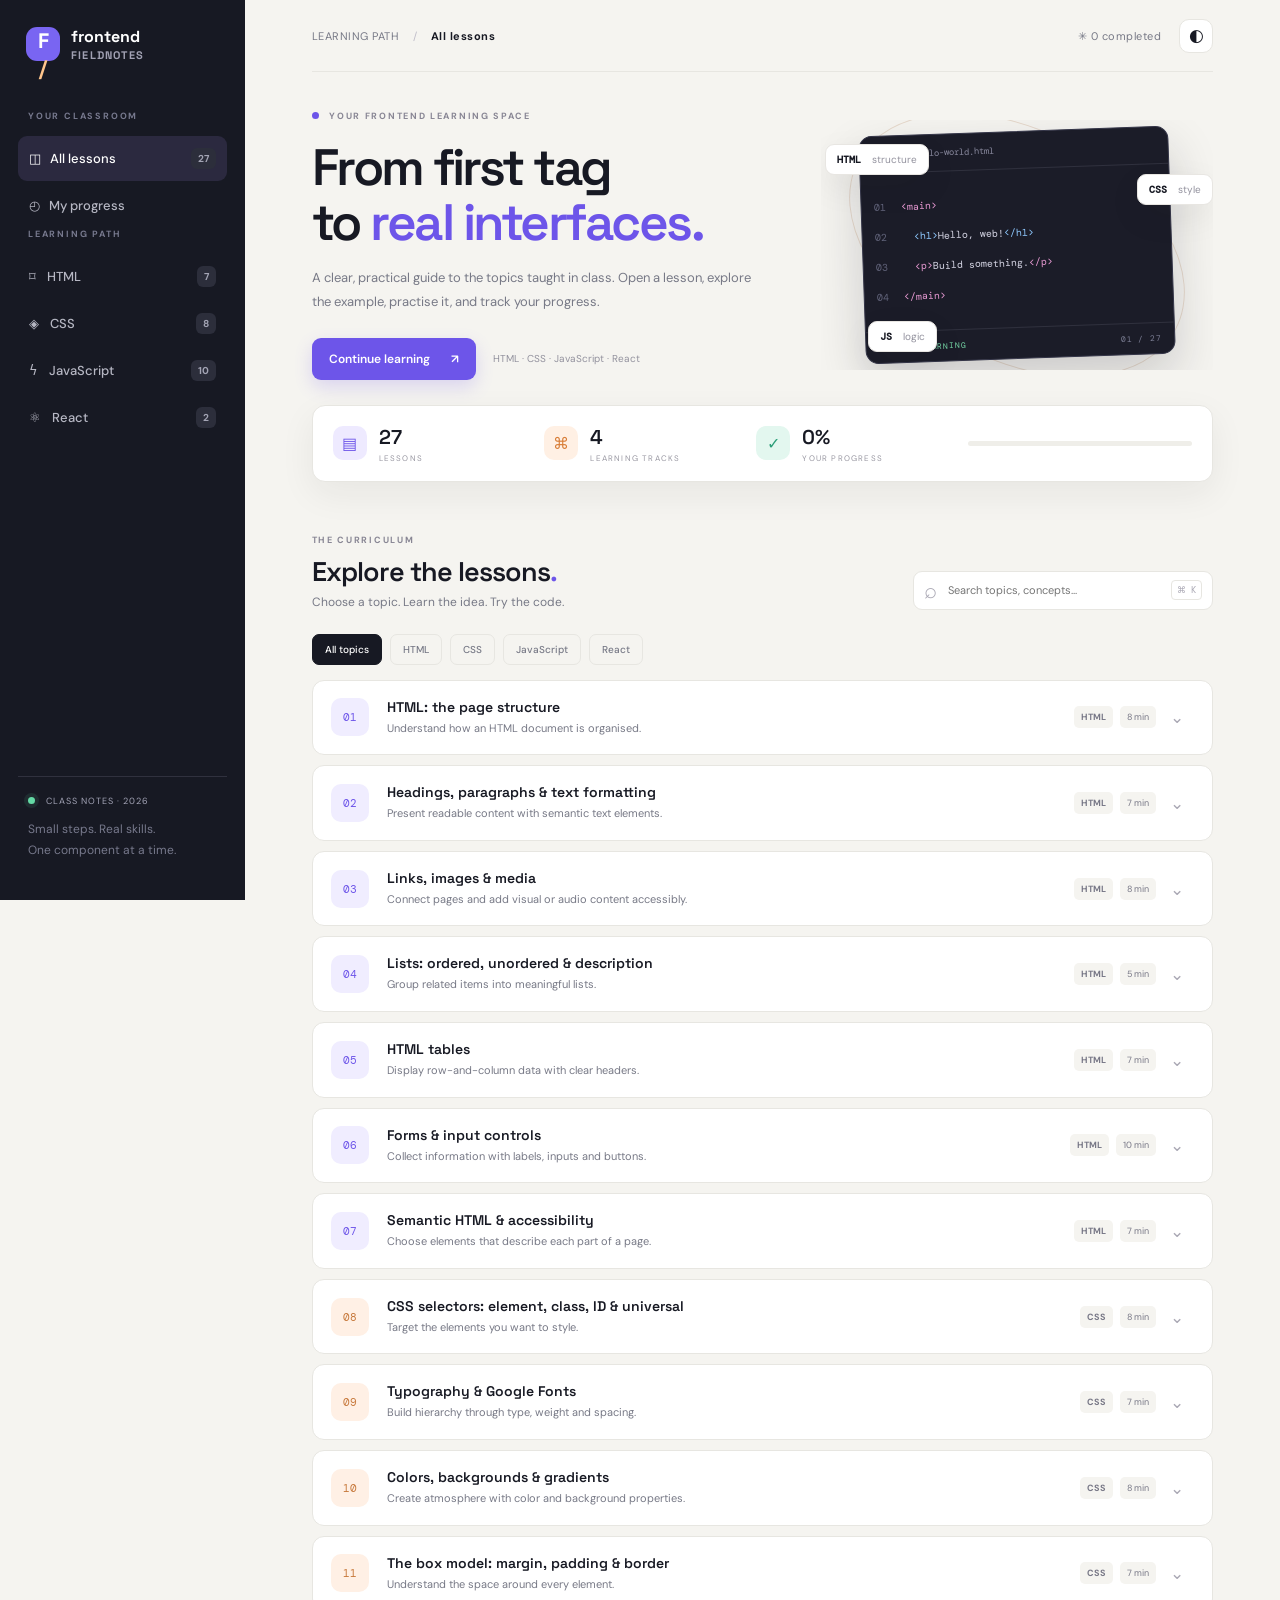
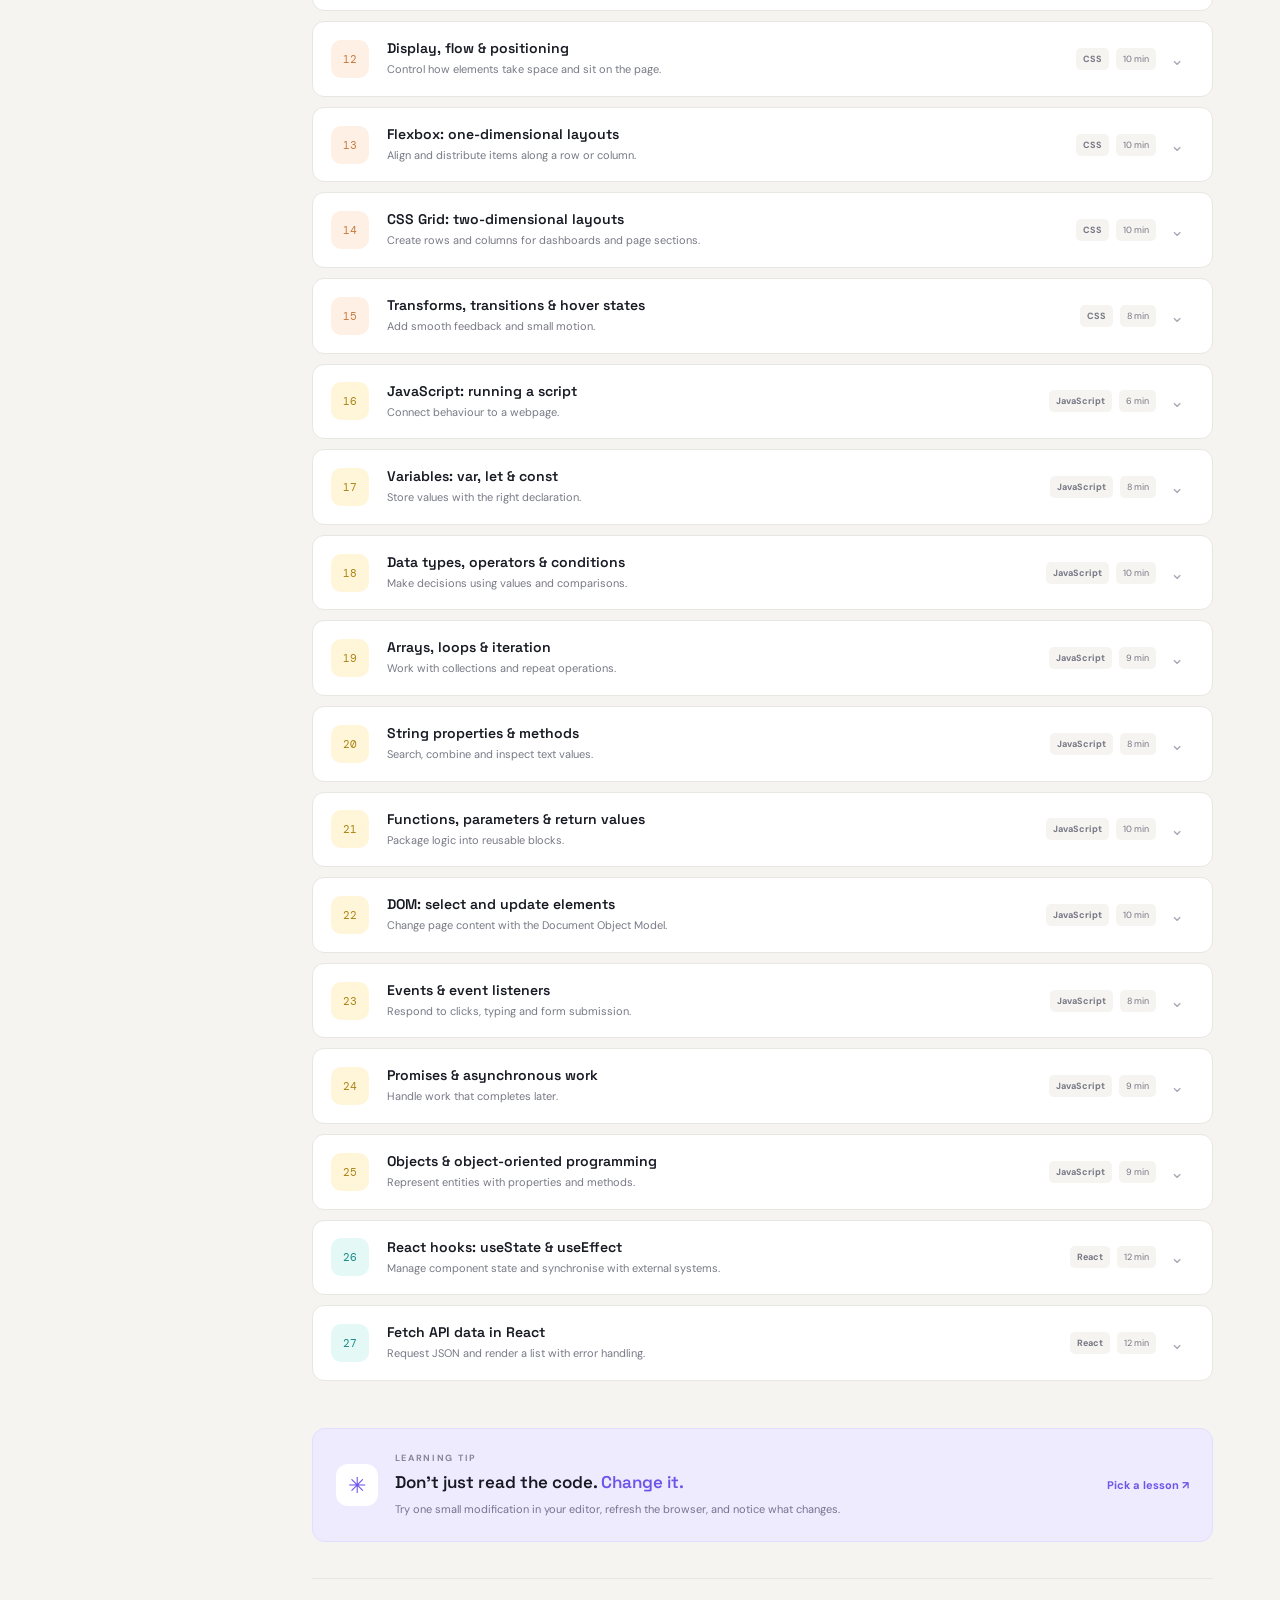
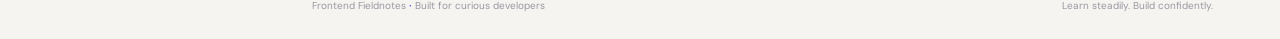
<file: New-All/index.html>
<!doctype html><html lang="en"><head><meta charset="UTF-8"><meta name="viewport" content="width=device-width,initial-scale=1"><meta name="theme-color" content="#171923"><meta name="description" content="A practical frontend development learning hub built from class notes."><title>Frontend Fieldnotes — Learn by Building</title><link rel="preconnect" href="https://fonts.googleapis.com"><link href="https://fonts.googleapis.com/css2?family=DM+Mono:wght@400;500&family=DM+Sans:wght@400;500;600;700&family=Space+Grotesk:wght@400;500;600;700&display=swap" rel="stylesheet"><link rel="stylesheet" href="style.css"></head><body><div class="app-shell"><aside class="sidebar"><a class="brand" href="#"><span class="brand-mark">F<span>/</span></span><span>frontend<span class="brand-muted">fieldnotes</span></span></a><div class="side-label">YOUR CLASSROOM</div><button class="nav-item active" data-view="all">◫ &nbsp; All lessons <b id="lessonCount">27</b></button><button class="nav-item" data-view="progress">◴ &nbsp; My progress</button><div class="side-label">LEARNING PATH</div><nav id="categoryNav"></nav><div class="sidebar-bottom"><span class="pulse"></span> CLASS NOTES · 2026<p>Small steps. Real skills.<br>One component at a time.</p></div></aside><main class="main"><header class="topbar"><div class="crumb">LEARNING PATH <span>/</span> <strong id="crumbLabel">All lessons</strong></div><div class="top-actions"><span class="streak">✳ <span id="completedCount">0</span> completed</span><button id="themeToggle" class="icon-btn" aria-label="Toggle theme">◐</button></div></header><section class="hero"><div class="hero-copy"><div class="eyebrow"><span class="eyebrow-dot"></span> YOUR FRONTEND LEARNING SPACE</div><h1>From first tag<br>to <em>real interfaces.</em></h1><p>A clear, practical guide to the topics taught in class. Open a lesson, explore the example, practise it, and track your progress.</p><div class="hero-actions"><button class="primary-btn" id="continueBtn">Continue learning <span>↗</span></button><span class="hero-note">HTML · CSS · JavaScript · React</span></div></div><div class="hero-art"><div class="orbit orbit-one"></div><div class="orbit orbit-two"></div><div class="code-card"><div class="code-dots"><i></i><i></i><i></i><span>hello-world.html</span></div><div class="code-lines"><p><span class="ln">01</span> <span class="pink">&lt;main&gt;</span></p><p><span class="ln">02</span> &nbsp;&nbsp;<span class="blue">&lt;h1&gt;</span>Hello, web!<span class="blue">&lt;/h1&gt;</span></p><p><span class="ln">03</span> &nbsp;&nbsp;<span class="pink">&lt;p&gt;</span>Build something.<span class="pink">&lt;/p&gt;</span></p><p><span class="ln">04</span> <span class="pink">&lt;/main&gt;</span></p></div><div class="code-foot"><span>● LIVE LEARNING</span><span>01 / 27</span></div></div><div class="floating-chip chip-html">HTML <span>structure</span></div><div class="floating-chip chip-css">CSS <span>style</span></div><div class="floating-chip chip-js">JS <span>logic</span></div></div></section><section class="stats"><div class="stat"><span class="stat-icon purple">▤</span><div><strong id="statLessons">27</strong><span>LESSONS</span></div></div><div class="stat"><span class="stat-icon orange">⌘</span><div><strong>4</strong><span>LEARNING TRACKS</span></div></div><div class="stat"><span class="stat-icon green">✓</span><div><strong id="statProgress">0%</strong><span>YOUR PROGRESS</span></div></div><div class="progress-track"><div id="progressBar"></div></div></section><section class="lesson-section" id="lessonsSection"><div class="section-heading"><div><div class="eyebrow">THE CURRICULUM</div><h2 id="sectionTitle">Explore the lessons<span class="period">.</span></h2><p id="sectionSub">Choose a topic. Learn the idea. Try the code.</p></div><div class="search-wrap"><span>⌕</span><input id="searchInput" type="search" placeholder="Search topics, concepts..." aria-label="Search lessons"><kbd>⌘ K</kbd></div></div><div class="filter-row" id="filterRow"><button class="filter active" data-filter="All">All topics</button><button class="filter" data-filter="HTML">HTML</button><button class="filter" data-filter="CSS">CSS</button><button class="filter" data-filter="JavaScript">JavaScript</button><button class="filter" data-filter="React">React</button></div><div id="lessonList" class="lesson-list"></div><div id="emptyState" class="empty-state" hidden>No lessons found. Try another search.</div></section><section class="practice-banner"><div class="practice-symbol">✳</div><div><div class="eyebrow">LEARNING TIP</div><h3>Don't just read the code. <em>Change it.</em></h3><p>Try one small modification in your editor, refresh the browser, and notice what changes.</p></div><a href="#lessonsSection" class="text-link">Pick a lesson ↗</a></section><footer><span>Frontend Fieldnotes <b>·</b> Built for curious developers</span><span>Learn steadily. Build confidently.</span></footer></main></div><script src="index.js"></script></body></html>
</file>
<file: New-All/style.css>
:root{--bg:#f5f4f0;--paper:#fff;--ink:#171923;--muted:#777986;--line:#e7e6e1;--purple:#6d55e9;--purple-light:#eeeaff;--orange:#f19a57;--green:#2a9d77;--sidebar:#171923;--side-text:#b6b7c3;--shadow:0 12px 35px #191b2510}*{box-sizing:border-box}html{scroll-behavior:smooth}body{margin:0;background:var(--bg);color:var(--ink);font-family:'DM Sans',sans-serif;font-size:14px}.sidebar{position:fixed;inset:0 auto 0 0;width:245px;background:var(--sidebar);color:#fff;padding:26px 18px;display:flex;flex-direction:column;z-index:5}.brand{display:flex;align-items:center;gap:11px;text-decoration:none;color:#fff;font-family:'Space Grotesk',sans-serif;font-weight:700;font-size:16px;margin:0 8px 48px}.brand-mark{display:grid;place-items:center;width:34px;height:34px;border-radius:11px;background:#7965f2;color:white;font-size:21px}.brand-mark span{color:#ffc58c}.brand-muted{display:block;color:#a1a1b3;font-size:11px;letter-spacing:1.2px;text-transform:uppercase;margin-top:1px}.side-label{font-size:9px;letter-spacing:1.8px;color:#77798e;font-weight:700;margin:0 10px 12px}.nav-item{width:100%;display:flex;align-items:center;gap:11px;padding:12px 11px;margin:2px 0;border:0;border-radius:9px;color:var(--side-text);background:transparent;text-align:left;font:500 13px 'DM Sans',sans-serif;cursor:pointer}.nav-item b{margin-left:auto;font-size:10px;color:#a4a5b5;background:#2c2e3b;padding:4px 7px;border-radius:6px}.nav-item.active,.nav-item:hover{background:#2b293f;color:white}.nav-item.active span{color:#b3a7ff}#categoryNav{margin-bottom:26px}.sidebar-bottom{margin-top:auto;border-top:1px solid #30313e;padding:18px 10px 0;color:#a2a3b5;font-size:9px;letter-spacing:1px}.pulse{display:inline-block;width:7px;height:7px;background:#64d9a5;border-radius:50%;margin-right:8px;box-shadow:0 0 0 4px #64d9a51a}.sidebar-bottom p{font-size:12px;line-height:1.8;color:#77798c;letter-spacing:0}.main{margin-left:245px;padding:0 5.2%;max-width:1800px}.topbar{height:72px;display:flex;align-items:center;justify-content:space-between;border-bottom:1px solid var(--line);font-size:11px;color:var(--muted);letter-spacing:.5px}.crumb span{margin:0 10px;color:#c0bec9}.crumb strong{color:var(--ink)}.top-actions{display:flex;align-items:center;gap:18px}.streak{font-size:11px;color:var(--muted)}.icon-btn{width:34px;height:34px;border:1px solid var(--line);background:var(--paper);border-radius:10px;font-size:17px;cursor:pointer;color:var(--ink)}.hero{display:grid;grid-template-columns:1.1fr .9fr;align-items:center;min-height:330px;padding:38px 0 25px;gap:30px}.eyebrow{font-size:9px;font-weight:700;letter-spacing:1.7px;color:#888694}.eyebrow-dot{display:inline-block;width:7px;height:7px;background:var(--purple);border-radius:50%;margin-right:7px}.hero h1{font:600 clamp(34px,4vw,54px)/1.08 'Space Grotesk',sans-serif;letter-spacing:-2.5px;margin:18px 0 15px}.hero h1 em,.practice-banner h3 em{color:var(--purple);font-style:normal}.hero-copy>p{max-width:460px;color:var(--muted);font-size:13px;line-height:1.85}.hero-actions{display:flex;align-items:center;gap:17px;margin-top:24px}.primary-btn{background:var(--purple);color:white;border:0;border-radius:9px;padding:13px 17px;font:600 12px 'DM Sans',sans-serif;cursor:pointer;box-shadow:0 7px 18px #6d55e933}.primary-btn span{margin-left:18px}.hero-note{color:#92919d;font-size:10px}.hero-art{position:relative;min-height:250px;display:grid;place-items:center;overflow:hidden}.orbit{position:absolute;border:1px solid #ded9fb;border-radius:50%;transform:rotate(-25deg)}.orbit-one{width:310px;height:180px}.orbit-two{width:360px;height:230px;border-color:#e6d9cc;transform:rotate(28deg)}.code-card{width:min(310px,90%);position:relative;z-index:1;background:#1b1c28;color:#d8d8e7;border:1px solid #343548;border-radius:13px;box-shadow:0 22px 50px #191b2530;overflow:hidden;transform:rotate(-2deg)}.code-dots{height:37px;border-bottom:1px solid #30313e;display:flex;align-items:center;padding:0 13px;gap:5px}.code-dots i{width:6px;height:6px;border-radius:50%;background:#ff8278}.code-dots i:nth-child(2){background:#f7c46b}.code-dots i:nth-child(3){background:#6ed7a6}.code-dots span{font:9px 'DM Mono',monospace;color:#89899e;margin-left:8px}.code-lines{padding:14px 12px;font:10px/2 'DM Mono',monospace}.ln{color:#62647b;margin-right:9px}.pink{color:#e99bd4}.blue{color:#8fc9ff}.code-foot{border-top:1px solid #30313e;padding:10px 13px;display:flex;justify-content:space-between;color:#7e8097;font:8px 'DM Mono',monospace;letter-spacing:.8px}.code-foot span:first-child{color:#77d9a8}.floating-chip{position:absolute;z-index:2;padding:8px 11px;border:1px solid #e8e6e2;border-radius:9px;background:white;box-shadow:var(--shadow);font:700 10px 'DM Mono',monospace}.floating-chip span{font:10px 'DM Sans',sans-serif;color:#92919d;margin-left:5px;font-weight:400}.chip-html{top:24px;left:1%}.chip-css{right:0;top:54px}.chip-js{bottom:18px;left:12%}.stats{display:grid;grid-template-columns:repeat(3,minmax(0,1fr)) 1.15fr;align-items:center;background:var(--paper);border:1px solid var(--line);border-radius:13px;padding:18px 20px;gap:17px;box-shadow:var(--shadow)}.stat{display:flex;align-items:center;gap:12px}.stat-icon{width:34px;height:34px;display:grid;place-items:center;border-radius:10px;font-size:16px}.purple{color:var(--purple);background:var(--purple-light)}.orange{color:#d87d37;background:#fff0e4}.green{color:var(--green);background:#e3f7ef}.stat strong{display:block;font:600 20px 'Space Grotesk',sans-serif}.stat span:not(.stat-icon){display:block;color:#9998a2;font-size:8px;letter-spacing:1.2px;margin-top:3px}.progress-track{height:5px;background:#efeee9;border-radius:5px;overflow:hidden}.progress-track div{height:100%;width:0;background:linear-gradient(90deg,#8c78ff,#6d55e9);transition:width .3s}.lesson-section{padding:52px 0 35px}.section-heading{display:flex;justify-content:space-between;align-items:end;gap:20px}.section-heading h2{font:600 27px 'Space Grotesk',sans-serif;letter-spacing:-1px;margin:8px 0 5px}.period{color:var(--purple)}.section-heading p{color:var(--muted);font-size:12px;margin:0}.search-wrap{display:flex;align-items:center;gap:9px;background:var(--paper);border:1px solid var(--line);border-radius:9px;padding:0 10px;height:39px;width:min(300px,45%);color:#aaa8b4}.search-wrap>span{font-size:22px}.search-wrap input{min-width:0;flex:1;border:0;outline:0;background:transparent;font:11px 'DM Sans',sans-serif;color:var(--ink)}kbd{font:9px 'DM Mono',monospace;border:1px solid var(--line);border-radius:4px;padding:3px 5px}.filter-row{display:flex;gap:8px;margin:24px 0 15px;flex-wrap:wrap}.filter{border:1px solid var(--line);border-radius:7px;padding:8px 12px;background:transparent;color:var(--muted);font:500 10px 'DM Sans',sans-serif;cursor:pointer}.filter.active,.filter:hover{background:var(--ink);border-color:var(--ink);color:white}.lesson-list{display:grid;gap:10px}.lesson-card{border:1px solid var(--line);background:var(--paper);border-radius:12px;overflow:hidden}.lesson-card:hover{border-color:#d5d0f4;box-shadow:var(--shadow)}.lesson-summary{display:grid;grid-template-columns:42px minmax(0,1fr) auto 24px;gap:14px;align-items:center;padding:17px 18px;cursor:pointer;list-style:none}.lesson-summary::-webkit-details-marker{display:none}.lesson-number{width:38px;height:38px;border-radius:10px;background:#f0edff;color:#6d55e9;display:grid;place-items:center;font:11px 'DM Mono',monospace}.lesson-card[data-track="CSS"] .lesson-number{background:#fff0e5;color:#c7793c}.lesson-card[data-track="JavaScript"] .lesson-number{background:#fff6d9;color:#a98313}.lesson-card[data-track="React"] .lesson-number{background:#e4f8f6;color:#168a84}.lesson-title{font:600 14px 'Space Grotesk',sans-serif;margin-bottom:4px}.lesson-desc{font-size:11px;color:var(--muted);line-height:1.6}.lesson-meta{display:flex;gap:7px;align-items:center}.track-pill,.time-pill{font-size:9px;padding:5px 7px;border-radius:5px;background:#f5f4f0;color:#777786;white-space:nowrap}.track-pill{font-weight:700}.check-pill{font-size:9px;color:var(--green);background:#e6f7ef;padding:5px 7px;border-radius:5px}.chevron{color:#aaa8b4;font-size:17px;transition:transform .2s}.lesson-card[open] .chevron{transform:rotate(180deg)}.lesson-body{border-top:1px solid var(--line);padding:22px 24px 24px 74px;display:grid;grid-template-columns:minmax(0,1.1fr) minmax(230px,.9fr);gap:22px}.lesson-explain h4{font:600 12px 'Space Grotesk',sans-serif;margin:0 0 8px}.lesson-explain p,.lesson-explain li{color:var(--muted);font-size:12px;line-height:1.8}.lesson-explain p{margin:0 0 12px}.lesson-explain ul{padding-left:18px;margin:7px 0 13px}.tip-box{background:#f7f5ff;border-left:3px solid var(--purple);padding:11px 13px;border-radius:0 7px 7px 0;font-size:11px;line-height:1.7;color:#5e577e}.code-example{min-width:0;background:#1c1d29;border-radius:10px;overflow:hidden;color:#d8d8e7;align-self:start}.code-head{display:flex;justify-content:space-between;align-items:center;padding:10px 12px;border-bottom:1px solid #353644;color:#9d9eb0;font:9px 'DM Mono',monospace}.copy-btn{background:#303140;border:1px solid #444557;color:#e0e0eb;border-radius:5px;padding:5px 8px;font-size:9px;cursor:pointer}.code-example pre{margin:0;padding:14px;white-space:pre-wrap;overflow-wrap:anywhere;font:10px/1.8 'DM Mono',monospace;max-height:310px;overflow:auto;color:#c5d6f4}.lesson-controls{grid-column:1/-1;display:flex;align-items:center;justify-content:space-between;gap:12px;border-top:1px solid var(--line);padding-top:16px}.lesson-controls small{color:#92919d;font-size:10px}.complete-btn{border:1px solid #d7d2f8;color:var(--purple);background:white;border-radius:7px;padding:9px 12px;font:600 10px 'DM Sans',sans-serif;cursor:pointer}.complete-btn.done{color:var(--green);border-color:#b9e8d4;background:#f0fbf6}.empty-state{padding:35px;text-align:center;color:var(--muted);background:var(--paper);border-radius:12px}.practice-banner{display:flex;align-items:center;gap:17px;padding:23px;background:#eeebff;border:1px solid #e3ddff;border-radius:13px;margin:12px 0 36px}.practice-symbol{width:42px;height:42px;border-radius:12px;background:white;color:var(--purple);display:grid;place-items:center;font-size:22px;flex-shrink:0}.practice-banner h3{font:600 17px 'Space Grotesk',sans-serif;margin:7px 0}.practice-banner p{color:#77728f;font-size:11px;line-height:1.7;margin:0}.text-link{margin-left:auto;white-space:nowrap;color:var(--purple);text-decoration:none;font-weight:700;font-size:11px}footer{display:flex;justify-content:space-between;gap:15px;padding:20px 0 27px;border-top:1px solid var(--line);color:#9998a2;font-size:10px}footer b{color:var(--purple)}body.dark{--bg:#12131a;--paper:#1b1c26;--ink:#f1f0f8;--muted:#a2a2b4;--line:#30313e;--shadow:0 12px 35px #0002}body.dark .floating-chip,body.dark .icon-btn,body.dark .complete-btn{background:#232430;color:var(--ink);border-color:#373847}body.dark .track-pill,body.dark .time-pill{background:#292a37}body.dark .tip-box{background:#27243b;color:#c9c2f4}body.dark .practice-banner{background:#26223b;border-color:#38304f}body.dark .practice-symbol{background:#1b1c26}body.dark .stats .progress-track{background:#30313e}@media(max-width:1050px){.sidebar{width:205px}.main{margin-left:205px;padding:0 4%}.hero{grid-template-columns:1fr .8fr}.stats{grid-template-columns:repeat(2,1fr)}.progress-track{grid-column:1/-1}.lesson-body{padding-left:24px}}@media(max-width:720px){.sidebar{position:relative;width:auto;height:auto;padding:14px 17px;display:block}.brand{margin:0}.sidebar .side-label,.sidebar-bottom,#categoryNav,.sidebar>.nav-item{display:none}.main{margin:0;padding:0 18px}.topbar{height:58px}.hero{grid-template-columns:1fr;padding:34px 0 22px;gap:0}.hero-art{min-height:215px;margin-top:12px}.hero h1{font-size:42px}.stats{padding:15px;gap:16px}.stat strong{font-size:18px}.section-heading{align-items:start;flex-direction:column}.search-wrap{width:100%}.lesson-summary{grid-template-columns:36px minmax(0,1fr) 18px;gap:10px;padding:14px}.lesson-meta{grid-column:2;grid-row:2;flex-wrap:wrap}.lesson-summary .chevron{grid-column:3;grid-row:1/3}.lesson-title{font-size:13px}.lesson-body{padding:17px;grid-template-columns:1fr}.lesson-controls{grid-column:1}.practice-banner{align-items:flex-start;flex-wrap:wrap;padding:18px}.text-link{margin-left:58px}footer{flex-direction:column}.hero-note{display:none}}@media(max-width:390px){.main{padding:0 12px}.stats{grid-template-columns:1fr 1fr}.stat{gap:8px}.stat-icon{width:29px;height:29px}.hero h1{font-size:36px}}
</file>
